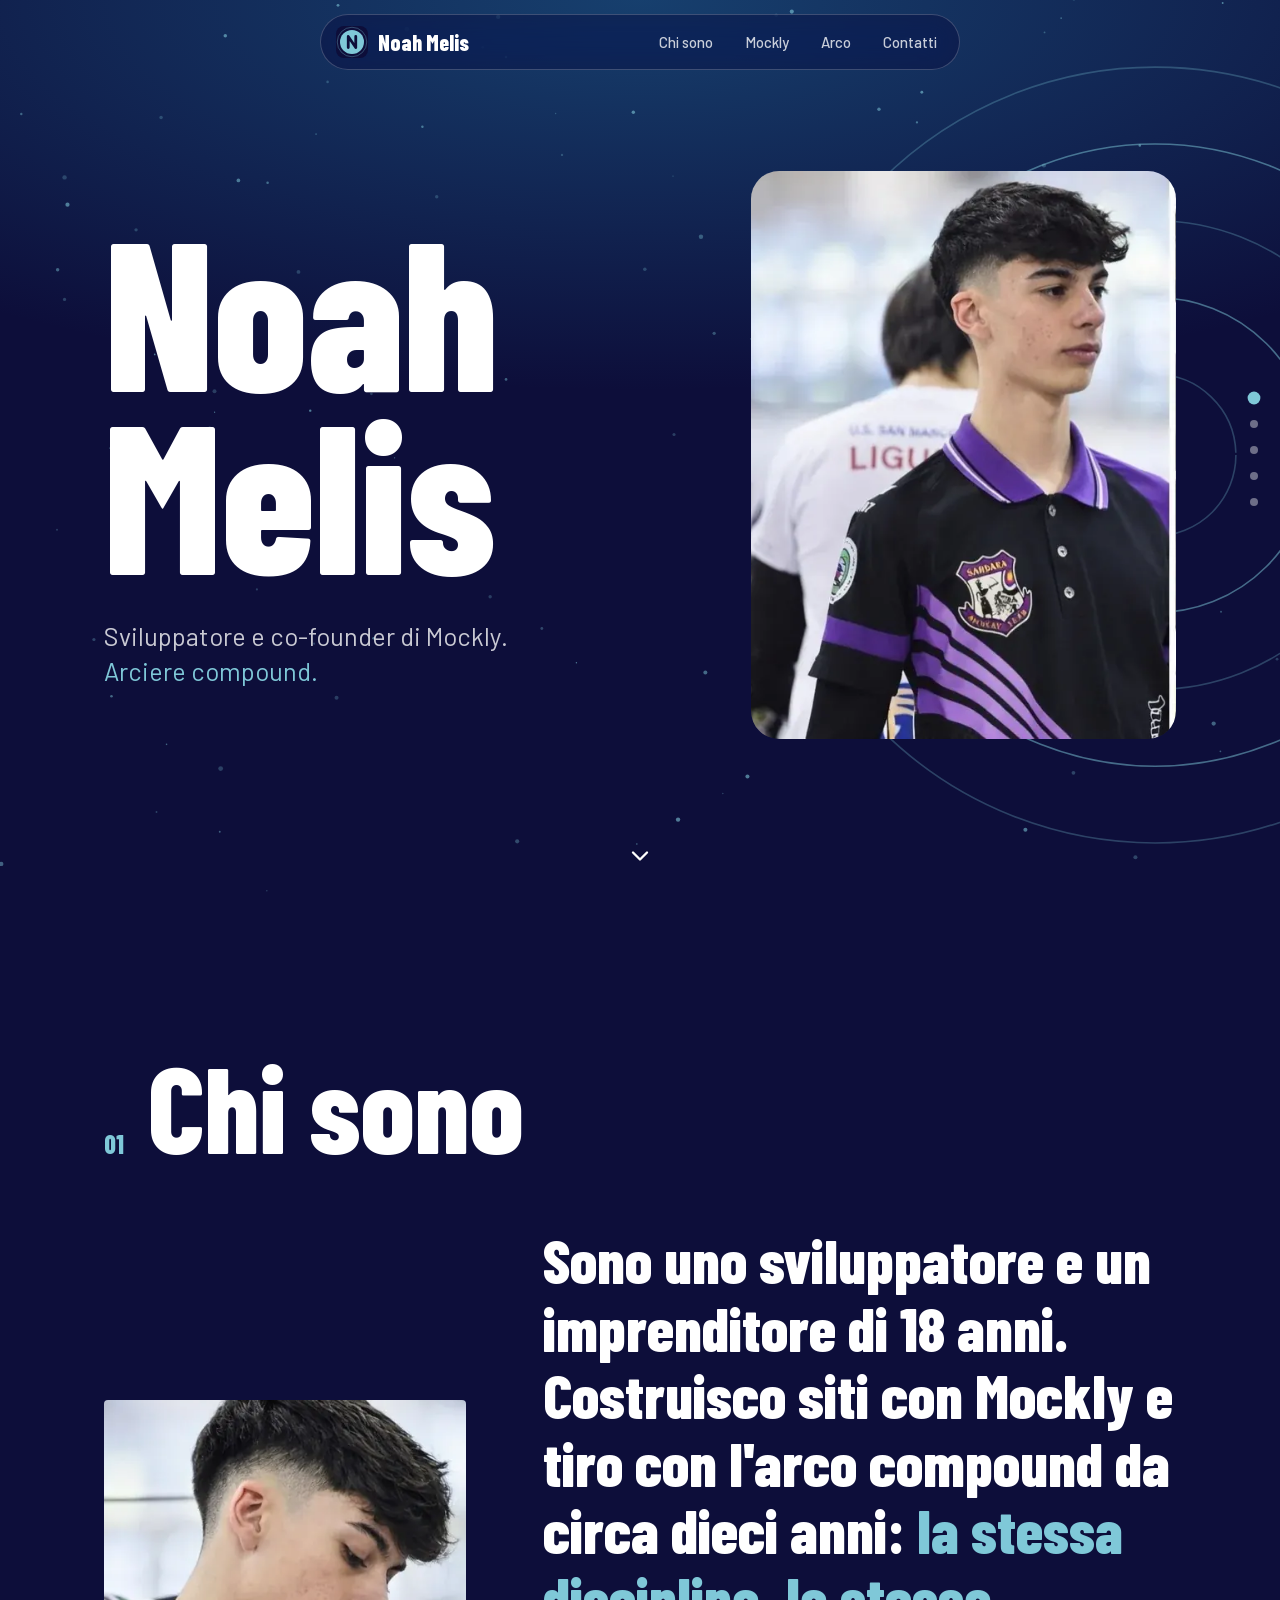
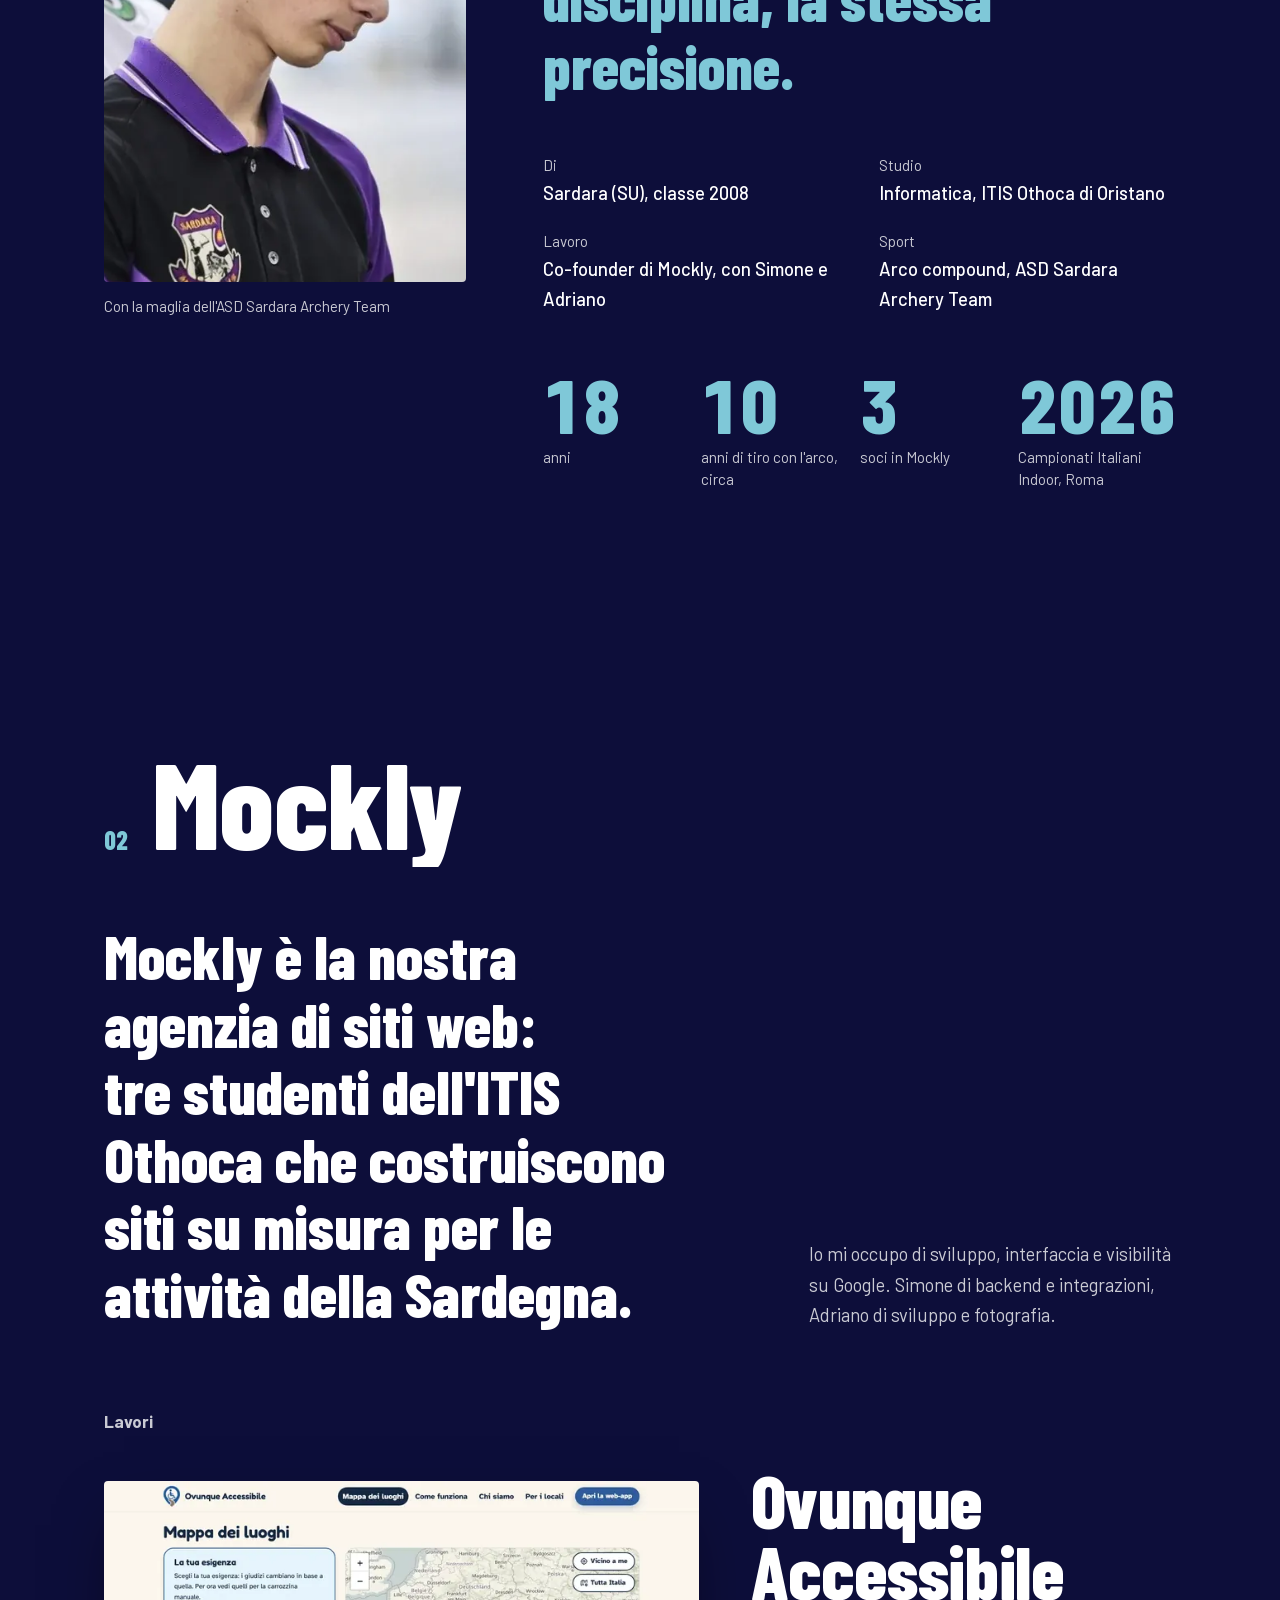
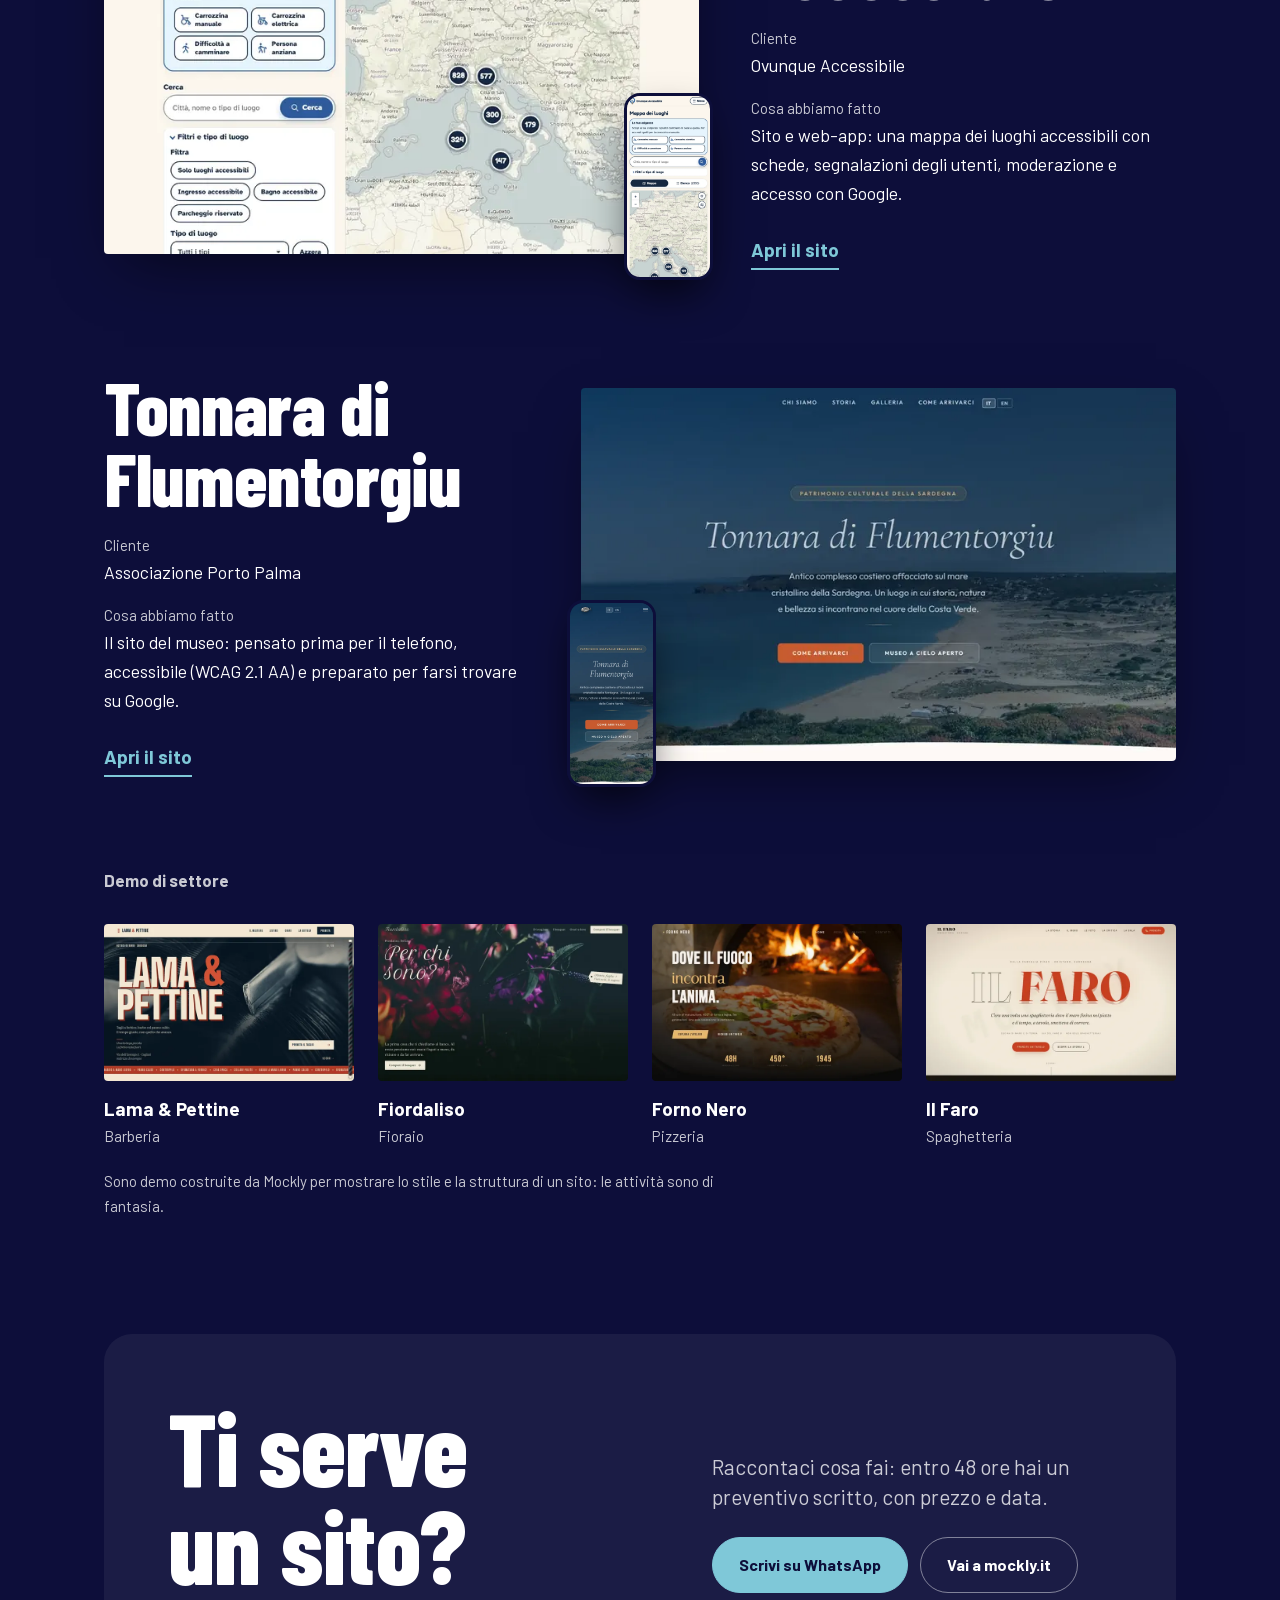
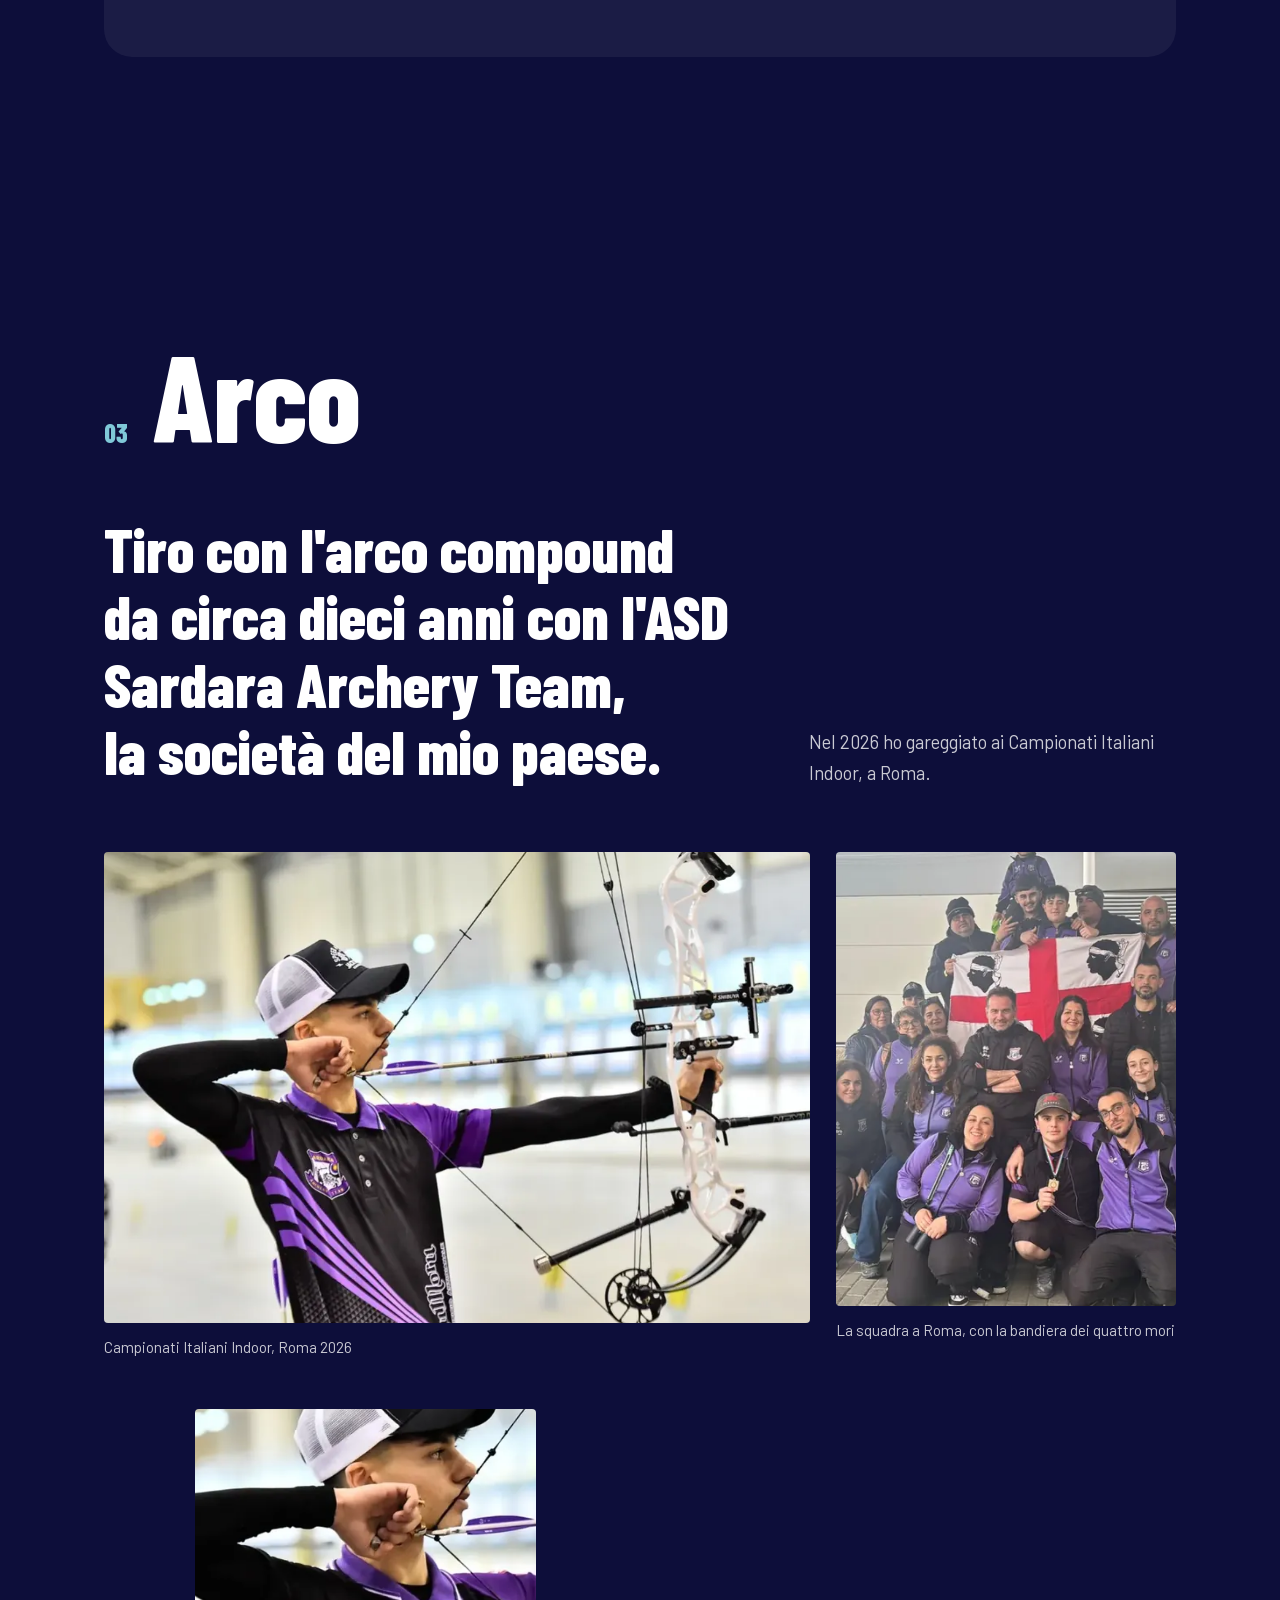
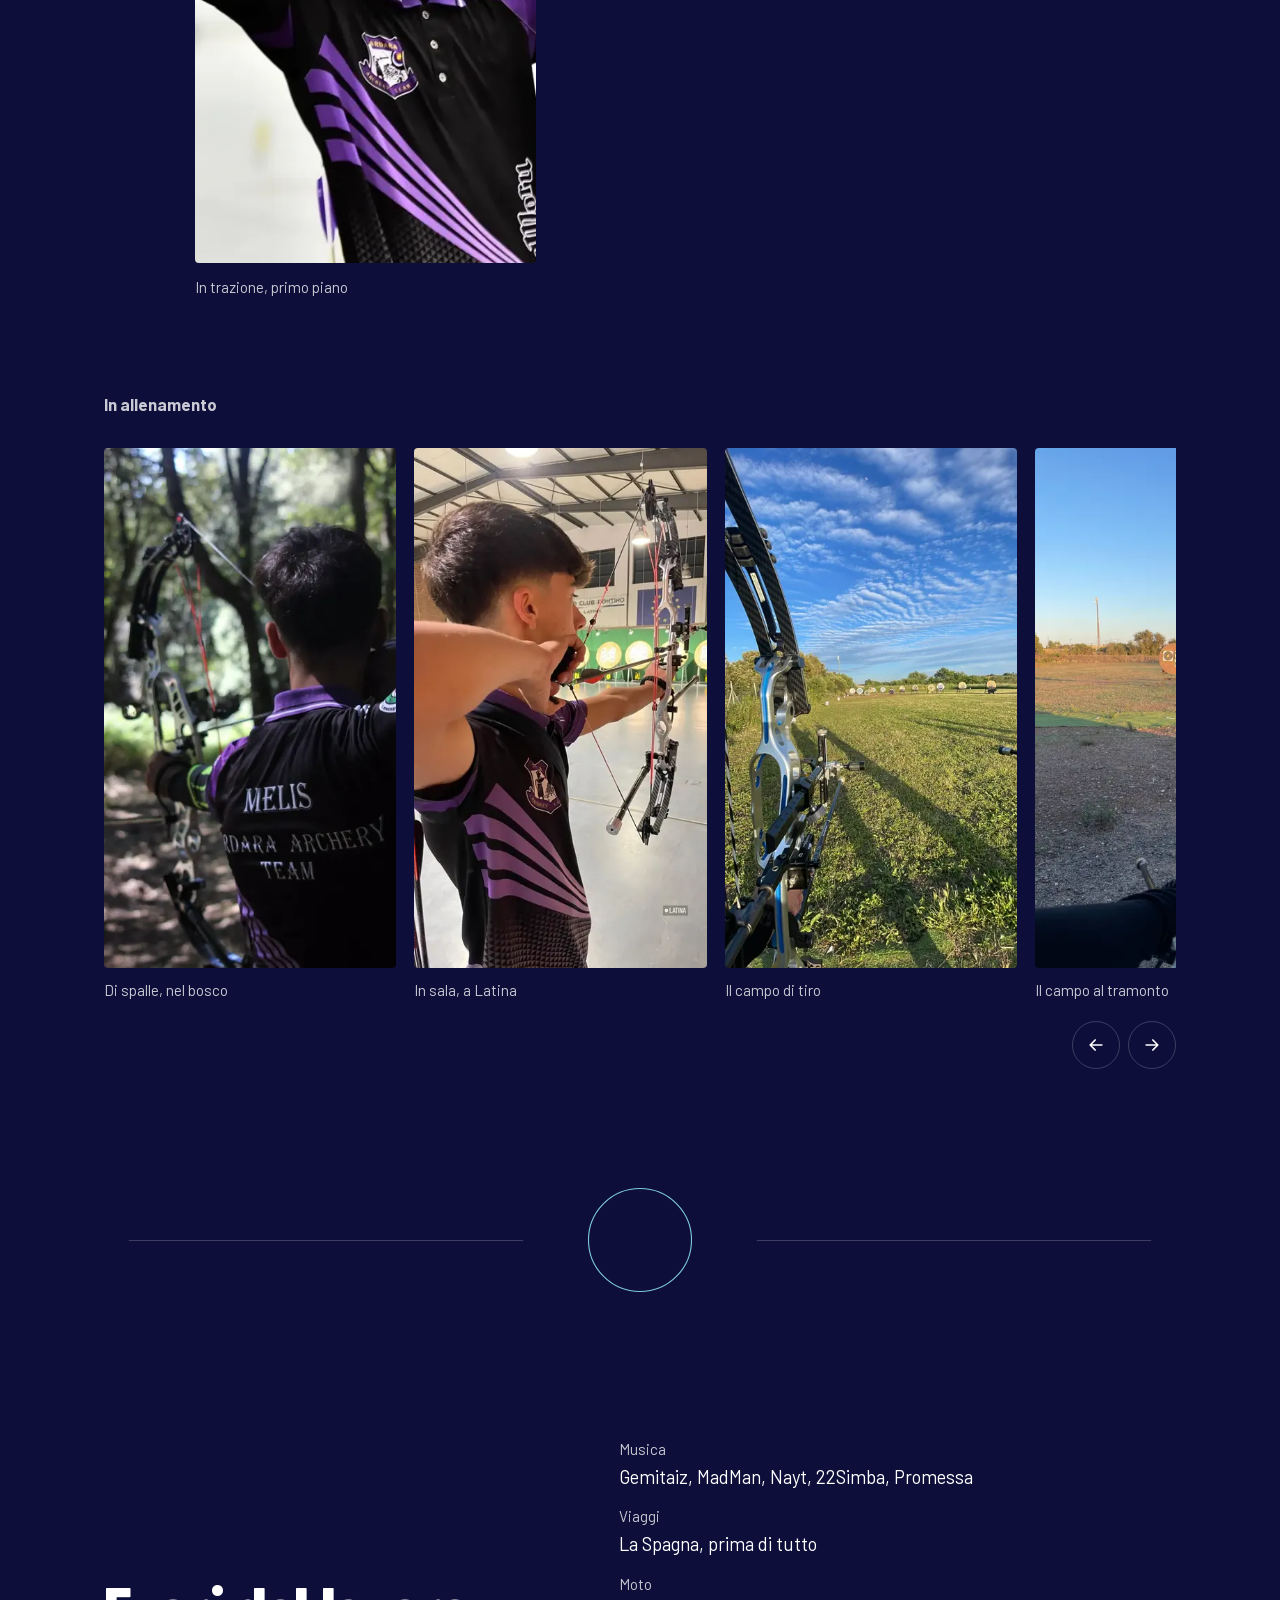
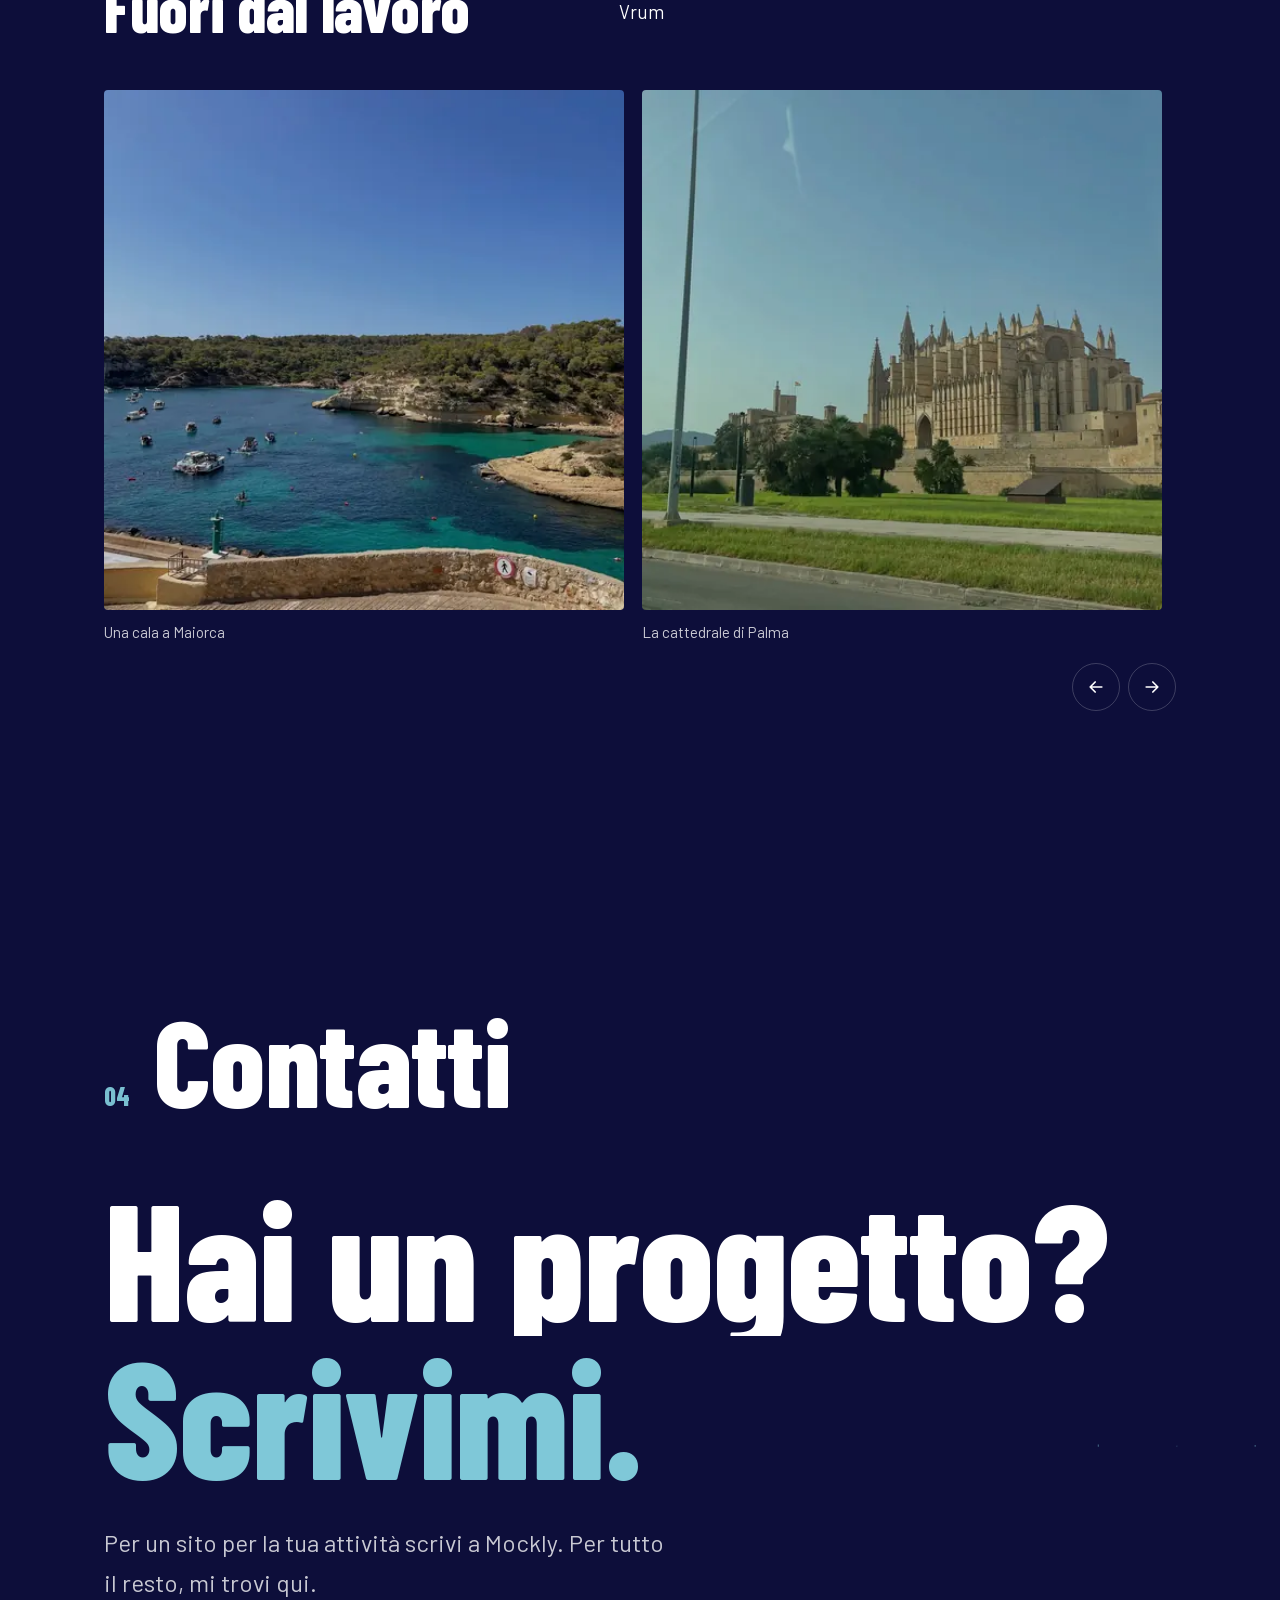
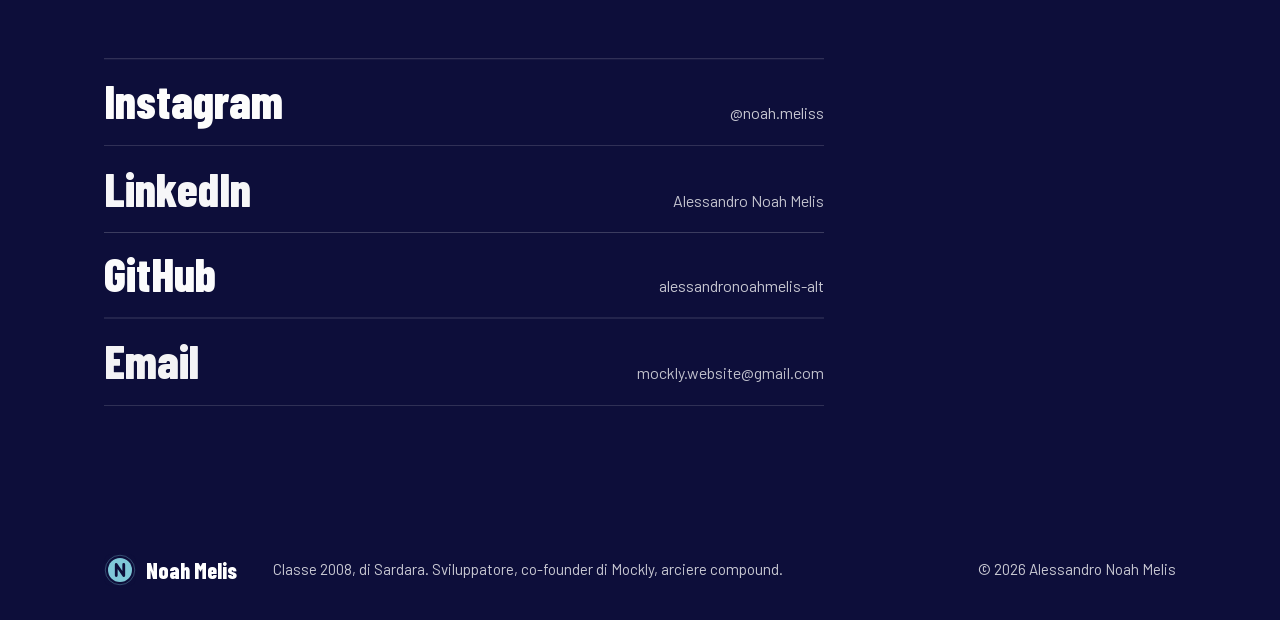
<file: index.html>
<!doctype html>
<html lang="it">
<head>
<meta charset="utf-8">
<meta name="viewport" content="width=device-width, initial-scale=1">
<title>Noah Melis · sviluppatore, co-founder di Mockly, arciere compound</title>
<meta name="description" content="Noah Melis, 18 anni, di Sardara. Studente di informatica all'ITIS Othoca, co-founder di Mockly (siti web su misura per attività in Sardegna) e arciere compound dell'ASD Sardara Archery Team.">
<meta name="author" content="Alessandro Noah Melis">
<meta name="robots" content="index, follow">
<meta name="theme-color" content="#0D0E3A">
<meta name="color-scheme" content="dark">
<link rel="canonical" href="https://n0ah08.github.io/noah-site/">

<meta property="og:type" content="website">
<meta property="og:locale" content="it_IT">
<meta property="og:site_name" content="Noah Melis">
<meta property="og:title" content="Noah Melis · sviluppatore, co-founder di Mockly, arciere compound">
<meta property="og:description" content="Costruisco siti con Mockly e tiro con l'arco compound: la stessa disciplina, la stessa precisione.">
<meta property="og:url" content="https://n0ah08.github.io/noah-site/">
<meta property="og:image" content="https://n0ah08.github.io/noah-site/img/og.jpg">
<meta property="og:image:width" content="1200">
<meta property="og:image:height" content="630">
<meta property="og:image:alt" content="Noah Melis in trazione con l'arco compound ai Campionati Italiani Indoor 2026">
<meta name="twitter:card" content="summary_large_image">
<meta name="twitter:title" content="Noah Melis · sviluppatore e arciere compound">
<meta name="twitter:description" content="Co-founder di Mockly. Arciere compound dell'ASD Sardara Archery Team.">
<meta name="twitter:image" content="https://n0ah08.github.io/noah-site/img/og.jpg">

<link rel="icon" href="img/logo.svg" type="image/svg+xml">
<link rel="apple-touch-icon" href="img/apple-touch-icon.png">
<link rel="preload" href="fonts/barlow-condensed-800.woff2" as="font" type="font/woff2" crossorigin>
<link rel="preload" href="fonts/barlow-400.woff2" as="font" type="font/woff2" crossorigin>
<link rel="preload" as="image" href="img/ritratto-512.webp" fetchpriority="high">
<link rel="stylesheet" href="css/style.css">
<script>if(!matchMedia("(prefers-reduced-motion: reduce)").matches)document.documentElement.classList.add("js-anim");setTimeout(function(){if(!document.documentElement.dataset.ready)document.documentElement.classList.remove("js-anim")},4000)</script>

<script type="application/ld+json">
{"@context":"https://schema.org","@type":"Person","name":"Alessandro Noah Melis","alternateName":"Noah Melis","birthDate":"2008","url":"https://n0ah08.github.io/noah-site/","image":"https://n0ah08.github.io/noah-site/img/og.jpg","jobTitle":"Sviluppatore web, co-founder di Mockly","homeLocation":{"@type":"Place","name":"Sardara, Sardegna"},"alumniOf":{"@type":"HighSchool","name":"ITIS Othoca","address":"Oristano"},"worksFor":{"@type":"Organization","name":"Mockly","url":"https://mockly.it"},"memberOf":{"@type":"SportsClub","name":"ASD Sardara Archery Team"},"knowsAbout":["Sviluppo web","JavaScript","SEO","Tiro con l'arco compound"],"sameAs":["https://www.instagram.com/noah.meliss/","https://www.linkedin.com/in/alessandro-noah-melis-0bb159413/","https://github.com/alessandronoahmelis-alt","https://github.com/N0AH08"]}
</script>
</head>
<body>
<a class="skip" href="#main">Vai al contenuto</a>
<div class="scene-bg" aria-hidden="true"><canvas></canvas></div>

<header class="site-header">
  <nav class="nav" aria-label="Principale">
    <a class="brand" href="#top" aria-label="Noah Melis, torna in alto"><img src="img/logo.svg" width="32" height="32" alt=""><span>Noah Melis</span></a>
    <ul class="menu" id="menu">
      <li><a href="#chi-sono">Chi sono</a></li>
      <li><a href="#mockly">Mockly</a></li>
      <li><a href="#arco">Arco</a></li>
      <li><a href="#contatti">Contatti</a></li>
    </ul>
    <button class="burger" type="button" aria-controls="menu" aria-expanded="false" aria-label="Apri il menu"><span></span><span></span></button>
  </nav>
</header>

<main id="main">
<section class="hero" id="top" data-scene="Inizio">
  <div class="wrap hero-grid">
    <div class="hero-visual">
      <!-- bersaglio: cerchi concentrici dietro la foto -->
      <svg class="target" viewBox="-100 -100 200 200" aria-hidden="true" focusable="false">
        <circle pathLength="1" r="96"/><circle pathLength="1" r="77"/><circle pathLength="1" r="58"/><circle pathLength="1" r="39"/><circle pathLength="1" r="20"/>
      </svg>
      <figure class="hero-photo">
        <img src="img/ritratto-512.webp" width="512" height="682" fetchpriority="high" alt="Noah Melis, ritratto con la maglia viola e nera dell'ASD Sardara Archery Team">
      </figure>
    </div>
    <div class="hero-copy">
      <h1 class="display hero-name" aria-label="Noah Melis"><span class="ln" aria-hidden="true"><span>Noah</span></span><span class="ln" aria-hidden="true"><span>Melis</span></span></h1>
      <p class="hero-line">Sviluppatore e co-founder di Mockly. <span class="mk">Arciere compound.</span></p>
    </div>
  </div>
  <a class="cue" href="#chi-sono" aria-label="Scorri verso Chi sono"><svg viewBox="0 0 24 24" width="28" height="28" fill="none" stroke="currentColor" stroke-width="2" stroke-linecap="round" stroke-linejoin="round" aria-hidden="true"><path d="m6 9 6 6 6-6"/></svg></a>
</section>
<section class="sec scene" id="chi-sono" data-scene="Chi sono" aria-labelledby="t-chi">
  <div class="wrap">
    <header class="sec-head"><span class="sec-no">01</span><h2 class="display" id="t-chi">Chi sono</h2></header>
    <div class="chi-grid">
      <figure class="chi-photo">
        <div class="frame"><img src="img/sul-campo-512.webp" width="512" height="682" loading="lazy" decoding="async" alt="Noah Melis concentrato, con lo sguardo basso, in maglia della società" data-parallax></div>
        <figcaption>Con la maglia dell'ASD Sardara Archery Team</figcaption>
      </figure>
      <div class="chi-body">
        <p class="statement" data-split>Sono uno sviluppatore e un imprenditore di 18 anni. Costruisco siti con Mockly e tiro con l'arco compound da circa dieci anni: <span class="mk">la stessa disciplina, la stessa precisione.</span></p>
        <dl class="facts">
          <div><dt>Di</dt><dd>Sardara (SU), classe 2008</dd></div>
          <div><dt>Studio</dt><dd>Informatica, ITIS Othoca di Oristano</dd></div>
          <div><dt>Lavoro</dt><dd>Co-founder di Mockly, con Simone e Adriano</dd></div>
          <div><dt>Sport</dt><dd>Arco compound, ASD Sardara Archery Team</dd></div>
        </dl>
        <ul class="stats">
          <li><span class="num" data-count="18">18</span><span class="cap">anni</span></li>
          <li><span class="num" data-count="10">10</span><span class="cap">anni di tiro con l'arco, circa</span></li>
          <li><span class="num" data-count="3">3</span><span class="cap">soci in Mockly</span></li>
          <li><span class="num" data-count="2026" data-from="2000">2026</span><span class="cap">Campionati Italiani Indoor, Roma</span></li>
        </ul>
      </div>
    </div>
  </div>
</section>
<section class="sec" id="mockly" data-scene="Mockly" aria-labelledby="t-mockly">
  <div class="wrap">
    <header class="sec-head"><span class="sec-no">02</span><h2 class="display" id="t-mockly">Mockly</h2></header>

    <div class="mk-intro">
      <p class="statement" data-split>Mockly è la nostra agenzia di siti web: tre studenti dell'ITIS Othoca che costruiscono siti su misura per le attività della Sardegna.</p>
      <p class="mk-roles">Io mi occupo di sviluppo, interfaccia e visibilità su Google. Simone di backend e integrazioni, Adriano di sviluppo e fotografia.</p>
    </div>

    <h3 class="sub">Lavori</h3>
    <div class="works">
      <article class="work" data-magnet>
        <div class="work-media">
          <img class="shot" src="img/ovunque-1440.webp" srcset="img/ovunque-720.webp 720w, img/ovunque-1440.webp 1440w" sizes="(max-width: 900px) 92vw, 52vw" width="1440" height="900" loading="lazy" decoding="async" alt="Anteprima del sito Ovunque Accessibile: la mappa dei luoghi accessibili">
          <img class="phone" src="img/ovunque-phone.webp" width="520" height="1125" loading="lazy" decoding="async" alt="">
        </div>
        <div class="work-info">
          <h4 class="display">Ovunque Accessibile</h4>
          <dl>
            <div><dt>Cliente</dt><dd>Ovunque Accessibile</dd></div>
            <div><dt>Cosa abbiamo fatto</dt><dd>Sito e web-app: una mappa dei luoghi accessibili con schede, segnalazioni degli utenti, moderazione e accesso con Google.</dd></div>
          </dl>
          <a class="lnk" href="https://ovunqueaccessibile.altervista.org/" target="_blank" rel="noopener" data-cursor>Apri il sito<span class="sr"> (si apre in una nuova scheda)</span></a>
        </div>
      </article>

      <article class="work work--flip" data-magnet>
        <div class="work-media">
          <img class="shot" src="img/tonnara-1440.webp" srcset="img/tonnara-720.webp 720w, img/tonnara-1440.webp 1440w" sizes="(max-width: 900px) 92vw, 52vw" width="1440" height="900" loading="lazy" decoding="async" alt="Anteprima del sito della Tonnara di Flumentorgiu">
          <img class="phone" src="img/tonnara-phone.webp" width="520" height="1125" loading="lazy" decoding="async" alt="">
        </div>
        <div class="work-info">
          <h4 class="display">Tonnara di Flumentorgiu</h4>
          <dl>
            <div><dt>Cliente</dt><dd>Associazione Porto Palma</dd></div>
            <div><dt>Cosa abbiamo fatto</dt><dd>Il sito del museo: pensato prima per il telefono, accessibile (WCAG 2.1 AA) e preparato per farsi trovare su Google.</dd></div>
          </dl>
          <a class="lnk" href="https://tonnaradiflumentorgiu.it" target="_blank" rel="noopener" data-cursor>Apri il sito<span class="sr"> (si apre in una nuova scheda)</span></a>
        </div>
      </article>
    </div>

    <h3 class="sub">Demo di settore</h3>
    <ul class="demos">
      <li><a href="https://mockly.it/esempi/lama-e-pettine/" target="_blank" rel="noopener" data-cursor><img src="img/demo-lama-640.webp" width="640" height="400" loading="lazy" decoding="async" alt="Demo di un sito per una barberia: Lama e Pettine"><span class="dn">Lama &amp; Pettine</span><span class="dt">Barberia</span></a></li>
      <li><a href="https://mockly.it/esempi/fiordaliso/" target="_blank" rel="noopener" data-cursor><img src="img/demo-fiordaliso-640.webp" width="640" height="400" loading="lazy" decoding="async" alt="Demo di un sito per un fioraio: Fiordaliso"><span class="dn">Fiordaliso</span><span class="dt">Fioraio</span></a></li>
      <li><a href="https://mockly-website.github.io/forno-nero/" target="_blank" rel="noopener" data-cursor><img src="img/demo-forno-640.webp" width="640" height="400" loading="lazy" decoding="async" alt="Demo di un sito per una pizzeria: Forno Nero"><span class="dn">Forno Nero</span><span class="dt">Pizzeria</span></a></li>
      <li><a href="https://mockly-website.github.io/il-faro/" target="_blank" rel="noopener" data-cursor><img src="img/demo-faro-640.webp" width="640" height="400" loading="lazy" decoding="async" alt="Demo di un sito per una spaghetteria: Il Faro"><span class="dn">Il Faro</span><span class="dt">Spaghetteria</span></a></li>
    </ul>
    <p class="note">Sono demo costruite da Mockly per mostrare lo stile e la struttura di un sito: le attività sono di fantasia.</p>

    <div class="mk-cta">
      <h3 class="display">Ti serve<br>un sito?</h3>
      <div>
        <p>Raccontaci cosa fai: entro 48 ore hai un preventivo scritto, con prezzo e data.</p>
        <div class="mk-cta-btns">
          <a class="btn btn--sky" href="https://wa.me/393517578080?text=Ciao%20Mockly%2C%20ho%20un%27attivit%C3%A0%20e%20vorrei%20un%20sito." target="_blank" rel="noopener" data-cursor>Scrivi su WhatsApp<span class="sr"> (si apre in una nuova scheda)</span></a>
          <a class="btn" href="https://mockly.it" target="_blank" rel="noopener" data-cursor>Vai a mockly.it<span class="sr"> (si apre in una nuova scheda)</span></a>
        </div>
      </div>
    </div>
  </div>
</section>
<section class="sec" id="arco" data-scene="Arco" aria-labelledby="t-arco">
  <div class="wrap">
    <header class="sec-head"><span class="sec-no">03</span><h2 class="display" id="t-arco">Arco</h2></header>

    <div class="arco-intro">
      <p class="statement" data-split>Tiro con l'arco compound da circa dieci anni con l'ASD Sardara Archery Team, la società del mio paese.</p>
      <p class="arco-note">Nel 2026 ho gareggiato ai Campionati Italiani Indoor, a Roma.</p>
    </div>

    <div class="arco-grid">
      <figure class="ph ph--wide">
        <div class="frame"><img src="img/gara-1125.webp" srcset="img/gara-600.webp 600w, img/gara-1125.webp 1125w" sizes="(max-width: 900px) 92vw, 62vw" width="1125" height="748" loading="lazy" decoding="async" alt="Noah Melis in trazione con l'arco compound ai Campionati Italiani Indoor 2026" data-parallax></div>
        <figcaption>Campionati Italiani Indoor, Roma 2026</figcaption>
      </figure>
      <figure class="ph ph--tall">
        <div class="frame"><img src="img/squadra-900.webp" srcset="img/squadra-450.webp 450w, img/squadra-900.webp 900w" sizes="(max-width: 900px) 70vw, 28vw" width="900" height="1200" loading="lazy" decoding="async" alt="La squadra dell'ASD Sardara Archery Team a Roma, con la bandiera dei quattro mori" data-parallax></div>
        <figcaption>La squadra a Roma, con la bandiera dei quattro mori</figcaption>
      </figure>
      <figure class="ph ph--small">
        <div class="frame"><img src="img/hero-789.webp" srcset="img/hero-480.webp 480w, img/hero-789.webp 789w" sizes="(max-width: 900px) 46vw, 24vw" width="789" height="1052" loading="lazy" decoding="async" alt="Noah Melis in trazione con l'arco compound, primo piano" data-parallax></div>
        <figcaption>In trazione, primo piano</figcaption>
      </figure>
    </div>


    <h3 class="sub">In allenamento</h3>
    <div class="strip-wrap" data-strip>
      <ul class="strip" tabindex="0" aria-label="Foto di allenamento, scorri di lato">
          <li><figure><img src="img/alle-bosco-750.webp" srcset="img/alle-bosco-420.webp 420w, img/alle-bosco-750.webp 750w" sizes="(max-width: 760px) 60vw, 300px" width="1080" height="1920" loading="lazy" decoding="async" alt="Noah di spalle con l'arco compound nel bosco, con la maglia dell'ASD Sardara Archery Team"><figcaption>Di spalle, nel bosco</figcaption></figure></li>
          <li><figure><img src="img/alle-sala-750.webp" srcset="img/alle-sala-420.webp 420w, img/alle-sala-750.webp 750w" sizes="(max-width: 760px) 60vw, 300px" width="1080" height="1920" loading="lazy" decoding="async" alt="Noah in trazione con l'arco compound in una palestra"><figcaption>In sala, a Latina</figcaption></figure></li>
          <li><figure><img src="img/alle-campo-750.webp" srcset="img/alle-campo-420.webp 420w, img/alle-campo-750.webp 750w" sizes="(max-width: 760px) 60vw, 300px" width="1125" height="2000" loading="lazy" decoding="async" alt="L'arco compound in primo piano sul campo di tiro all'aperto"><figcaption>Il campo di tiro</figcaption></figure></li>
          <li><figure><img src="img/alle-tramonto-750.webp" srcset="img/alle-tramonto-420.webp 420w, img/alle-tramonto-750.webp 750w" sizes="(max-width: 760px) 60vw, 300px" width="1125" height="2000" loading="lazy" decoding="async" alt="Il campo di tiro al tramonto con un bersaglio in lontananza e l'arco in primo piano"><figcaption>Il campo al tramonto</figcaption></figure></li>
          <li><figure><img src="img/alle-arco-750.webp" srcset="img/alle-arco-420.webp 420w, img/alle-arco-750.webp 750w" sizes="(max-width: 760px) 60vw, 300px" width="1125" height="2000" loading="lazy" decoding="async" alt="L'arco compound bianco visto da vicino in una palestra"><figcaption>L'arco da vicino</figcaption></figure></li>
      </ul>
      <div class="strip-ctrl"><button type="button" data-prev aria-label="Foto precedente"><svg viewBox="0 0 24 24" width="20" height="20" fill="none" stroke="currentColor" stroke-width="2" stroke-linecap="round" stroke-linejoin="round" aria-hidden="true"><path d="M19 12H5M11 6l-6 6 6 6"/></svg></button><button type="button" data-next aria-label="Foto successiva"><svg viewBox="0 0 24 24" width="20" height="20" fill="none" stroke="currentColor" stroke-width="2" stroke-linecap="round" stroke-linejoin="round" aria-hidden="true"><path d="M5 12h14M13 6l6 6-6 6"/></svg></button></div>
    </div>

    <!-- separatore: il bersaglio -->
    <div class="sep" aria-hidden="true">
      <span class="sep-line"></span>
      <svg class="sep-target" viewBox="-50 -50 100 100" focusable="false"><circle pathLength="1" r="46"/><circle pathLength="1" r="34"/><circle pathLength="1" r="22"/><circle pathLength="1" r="10"/><circle class="dot" r="3"/></svg>
      <span class="sep-line"></span>
    </div>
  </div>
</section>
<section class="sec sec--small" id="fuori" aria-labelledby="t-fuori">
  <div class="wrap">
    <div class="fuori-head">
      <h3 class="display" id="t-fuori">Fuori dal lavoro</h3>
      <dl>
        <div><dt>Musica</dt><dd>Gemitaiz, MadMan, Nayt, 22Simba, Promessa</dd></div>
        <div><dt>Viaggi</dt><dd>La Spagna, prima di tutto</dd></div>
        <div><dt>Moto</dt><dd>Vrum</dd></div>
      </dl>
    </div>
    <div class="strip-wrap" data-strip>
      <ul class="strip" tabindex="0" aria-label="Foto dei viaggi e della moto, scorri di lato">
          <li><figure><img src="img/maiorca-960.webp" srcset="img/maiorca-480.webp 480w, img/maiorca-960.webp 960w" sizes="(max-width: 760px) 60vw, 300px" width="960" height="960" loading="lazy" decoding="async" alt="Una caletta di mare turchese con barche ormeggiate, a Maiorca"><figcaption>Una cala a Maiorca</figcaption></figure></li>
          <li><figure><img src="img/palma-960.webp" srcset="img/palma-480.webp 480w, img/palma-960.webp 960w" sizes="(max-width: 760px) 60vw, 300px" width="960" height="960" loading="lazy" decoding="async" alt="La cattedrale di Palma di Maiorca vista dal parco"><figcaption>La cattedrale di Palma</figcaption></figure></li>
          <li><figure><img src="img/colosseo-900.webp" srcset="img/colosseo-450.webp 450w, img/colosseo-900.webp 960w" sizes="(max-width: 760px) 60vw, 300px" width="900" height="1200" loading="lazy" decoding="async" alt="Il Colosseo a Roma con nuvole"><figcaption>Il Colosseo, Roma</figcaption></figure></li>
          <li><figure><img src="img/f-mare-750.webp" srcset="img/f-mare-420.webp 420w, img/f-mare-750.webp 750w" sizes="(max-width: 760px) 60vw, 300px" width="1125" height="2000" loading="lazy" decoding="async" alt="Il sole che tramonta sul mare, con la spiaggia in primo piano"><figcaption>Tramonto sul mare</figcaption></figure></li>
          <li><figure><img src="img/f-vigna-750.webp" srcset="img/f-vigna-420.webp 420w, img/f-vigna-750.webp 750w" sizes="(max-width: 760px) 60vw, 300px" width="1125" height="2000" loading="lazy" decoding="async" alt="Un filare di vigna al tramonto"><figcaption>Una vigna al tramonto</figcaption></figure></li>
          <li><figure><img src="img/f-cascata-750.webp" srcset="img/f-cascata-420.webp 420w, img/f-cascata-750.webp 750w" sizes="(max-width: 760px) 60vw, 300px" width="1125" height="2000" loading="lazy" decoding="async" alt="Una grande cascata tra gli alberi"><figcaption>Una cascata</figcaption></figure></li>
          <li><figure><img src="img/f-spiaggia-750.webp" srcset="img/f-spiaggia-420.webp 420w, img/f-spiaggia-750.webp 750w" sizes="(max-width: 760px) 60vw, 300px" width="1125" height="2000" loading="lazy" decoding="async" alt="Una spiaggia con scogli e montagne alle spalle"><figcaption>Mare e montagna</figcaption></figure></li>
          <li><figure><img src="img/f-porto-750.webp" srcset="img/f-porto-420.webp 420w, img/f-porto-750.webp 750w" sizes="(max-width: 760px) 60vw, 300px" width="1125" height="2000" loading="lazy" decoding="async" alt="Barche ormeggiate in un porticciolo con il mare blu"><figcaption>Un porticciolo</figcaption></figure></li>
          <li><figure><img src="img/f-borgo-750.webp" srcset="img/f-borgo-420.webp 420w, img/f-borgo-750.webp 750w" sizes="(max-width: 760px) 60vw, 300px" width="1125" height="2000" loading="lazy" decoding="async" alt="Un borgo di pietra tra le colline verdi"><figcaption>Un borgo tra le colline</figcaption></figure></li>
          <li><figure><img src="img/f-teatro-750.webp" srcset="img/f-teatro-420.webp 420w, img/f-teatro-750.webp 750w" sizes="(max-width: 760px) 60vw, 300px" width="1125" height="2000" loading="lazy" decoding="async" alt="La buca dell'orchestra del Teatro Lirico di Cagliari, al buio"><figcaption>Teatro Lirico di Cagliari</figcaption></figure></li>
          <li><figure><img src="img/f-gatto-750.webp" srcset="img/f-gatto-420.webp 420w, img/f-gatto-750.webp 750w" sizes="(max-width: 760px) 60vw, 300px" width="1125" height="2000" loading="lazy" decoding="async" alt="Un gattino grigio visto da sotto"><figcaption>Un gatto</figcaption></figure></li>
          <li><figure><img src="img/m-tramonto-750.webp" srcset="img/m-tramonto-420.webp 420w, img/m-tramonto-750.webp 750w" sizes="(max-width: 760px) 60vw, 300px" width="1080" height="1920" loading="lazy" decoding="async" alt="Una moto bianca e nera ferma in un campo al tramonto"><figcaption>La moto al tramonto</figcaption></figure></li>
          <li><figure><img src="img/m-sosta-750.webp" srcset="img/m-sosta-420.webp 420w, img/m-sosta-750.webp 750w" sizes="(max-width: 760px) 60vw, 300px" width="1125" height="2000" loading="lazy" decoding="async" alt="Una moto bianca e nera sotto una tettoia"><figcaption>Una sosta</figcaption></figure></li>
          <li><figure><img src="img/m-vicolo-750.webp" srcset="img/m-vicolo-420.webp 420w, img/m-vicolo-750.webp 750w" sizes="(max-width: 760px) 60vw, 300px" width="1125" height="2000" loading="lazy" decoding="async" alt="La moto ferma accanto a un muro di pietra"><figcaption>La moto in un vicolo</figcaption></figure></li>
      </ul>
      <div class="strip-ctrl"><button type="button" data-prev aria-label="Foto precedente"><svg viewBox="0 0 24 24" width="20" height="20" fill="none" stroke="currentColor" stroke-width="2" stroke-linecap="round" stroke-linejoin="round" aria-hidden="true"><path d="M19 12H5M11 6l-6 6 6 6"/></svg></button><button type="button" data-next aria-label="Foto successiva"><svg viewBox="0 0 24 24" width="20" height="20" fill="none" stroke="currentColor" stroke-width="2" stroke-linecap="round" stroke-linejoin="round" aria-hidden="true"><path d="M5 12h14M13 6l6 6-6 6"/></svg></button></div>
    </div>
  </div>
</section>
<section class="sec scene contatti" id="contatti" data-scene="Contatti" aria-labelledby="t-contatti">
  <!-- bersaglio grande per la chiamata finale -->
  <svg class="cta-target" viewBox="-100 -100 200 200" aria-hidden="true" focusable="false">
    <circle pathLength="1" r="96"/><circle pathLength="1" r="80"/><circle pathLength="1" r="64"/><circle pathLength="1" r="48"/><circle pathLength="1" r="32"/><circle pathLength="1" r="16"/><circle class="dot" r="5"/>
  </svg>
  <div class="wrap">
    <header class="sec-head"><span class="sec-no">04</span><h2 class="display" id="t-contatti">Contatti</h2></header>
    <p class="display cta-title" data-split>Hai un progetto?<br><span class="mk">Scrivimi.</span></p>
    <p class="cta-lead">Per un sito per la tua attività scrivi a Mockly. Per tutto il resto, mi trovi qui.</p>
    <ul class="clinks">
      <li><a href="https://www.instagram.com/noah.meliss/" target="_blank" rel="noopener" data-cursor><span class="k">Instagram</span><span class="v">@noah.meliss</span></a></li>
      <li><a href="https://www.linkedin.com/in/alessandro-noah-melis-0bb159413/" target="_blank" rel="noopener" data-cursor><span class="k">LinkedIn</span><span class="v">Alessandro Noah Melis</span></a></li>
      <li><a href="https://github.com/alessandronoahmelis-alt" target="_blank" rel="noopener" data-cursor><span class="k">GitHub</span><span class="v">alessandronoahmelis-alt</span></a></li>
      <li><a href="mailto:mockly.website@gmail.com" data-cursor><span class="k">Email</span><span class="v">mockly.website@gmail.com</span></a></li>
    </ul>
  </div>
</section>
</main>

<footer class="foot">
  <div class="wrap foot-in">
    <a class="brand" href="#top" aria-label="Noah Melis, torna in alto"><img src="img/logo.svg" width="32" height="32" alt=""><span>Noah Melis</span></a>
    <p>Classe 2008, di Sardara. Sviluppatore, co-founder di Mockly, arciere compound.</p>
    <p class="copy">&copy; 2026 Alessandro Noah Melis</p>
  </div>
</footer>

<script src="vendor/gsap.min.js" defer></script>
<script src="vendor/ScrollTrigger.min.js" defer></script>
<script src="vendor/lenis.min.js" defer></script>
<script src="js/main.js" defer></script>
</body>
</html>
</file>
<file: css/style.css>
/* ==========================================================
   Noah Melis — sito personale
   Colori e stile ripresi da Mockly: blu notte, azzurro, testo
   direttamente sullo sfondo, poche linee, due soli raggi.
   Font: Barlow Condensed (titoli) + Barlow (testi), in locale.
   ========================================================== */

/* ---------- Font ---------- */
@font-face{font-family:"Barlow Condensed";font-weight:800;font-style:normal;font-display:swap;src:url("../fonts/barlow-condensed-800.woff2") format("woff2")}
@font-face{font-family:"Barlow";font-weight:400;font-style:normal;font-display:swap;src:url("../fonts/barlow-400.woff2") format("woff2")}
@font-face{font-family:"Barlow";font-weight:500;font-style:normal;font-display:swap;src:url("../fonts/barlow-500.woff2") format("woff2")}
@font-face{font-family:"Barlow";font-weight:700;font-style:normal;font-display:swap;src:url("../fonts/barlow-700.woff2") format("woff2")}

/* ---------- Token ---------- */
:root{
  --night:#0D0E3A;                   /* blu notte */
  --glow:rgba(32,112,161,.5);        /* la luce ferma dall'alto */
  --ink:#fff;
  --soft:rgba(255,255,255,.78);      /* testo secondario, 9:1 sul blu notte */
  --line:rgba(255,255,255,.2);
  --panel:rgba(255,255,255,.06);
  --sky:#7FC8D8;                     /* azzurro: unico accento, 9.6:1 */
  --sky-hover:#B4E3EE;
  --on-sky:#0D0E3A;
  --f-head:"Barlow Condensed","Arial Narrow",Arial,sans-serif;
  --f-body:"Barlow",system-ui,-apple-system,"Segoe UI",Roboto,Arial,sans-serif;
  --ease:cubic-bezier(.22,1,.36,1);
  --pad:clamp(20px,5vw,72px);
  --max:1200px;
  --r:4px;                           /* tutto ciò che si ripete */
  --r-soft:28px;                     /* solo i momenti singoli */
  color-scheme:dark;
}

/* ---------- Base ---------- */
*,*::before,*::after{box-sizing:border-box}
*{margin:0;padding:0}
html{-webkit-text-size-adjust:100%;background:var(--night);scroll-padding-top:90px}
html.lenis,html.lenis body{height:auto}
.lenis.lenis-smooth{scroll-behavior:auto!important}
.lenis.lenis-stopped{overflow:hidden}
body{background:var(--night);color:var(--ink);font:400 clamp(18px,1.09vw + 14px,19px)/1.65 var(--f-body);-webkit-font-smoothing:antialiased;overflow-x:clip}
img,svg{display:block;max-width:100%}
img{height:auto}
a{color:inherit}
button{font:inherit;color:inherit;background:none;border:0;cursor:pointer}
ul,ol{list-style:none}
::selection{background:var(--sky);color:var(--on-sky)}
:focus-visible{outline:3px solid var(--sky);outline-offset:3px;border-radius:2px}
.skip{position:absolute;left:-999px;top:10px;z-index:500;background:var(--sky);color:var(--on-sky);padding:10px 16px;font-weight:700;border-radius:var(--r)}
.skip:focus{left:12px}
.sr{position:absolute;width:1px;height:1px;overflow:hidden;clip:rect(0 0 0 0);white-space:nowrap}
.wrap{width:100%;max-width:var(--max);margin:0 auto;padding:0 var(--pad)}
.display{font-family:var(--f-head);font-weight:800;line-height:.95;letter-spacing:-.005em;text-wrap:balance}
.mk{color:var(--sky)}
section{position:relative}
main,.foot{position:relative;z-index:1}

/* ---------- Sfondo notte: una luce ferma + particelle azzurre ---------- */
.scene-bg{position:fixed;inset:0;z-index:0;pointer-events:none;background:radial-gradient(120% 62% at 50% 0,var(--glow),transparent 70%),var(--night)}
.scene-bg canvas{position:absolute;inset:0;width:100%;height:100%}

/* ---------- Header: barra flottante ---------- */
.site-header{position:fixed;inset:14px 0 auto 0;z-index:300;pointer-events:none}
.nav{pointer-events:auto;position:relative;display:flex;align-items:center;justify-content:space-between;gap:16px;width:min(640px,calc(100% - 32px));height:56px;margin:0 auto;padding:0 8px 0 16px}
.nav::before{content:"";position:absolute;inset:0;z-index:-1;border-radius:999px;background:rgba(13,14,58,.5);border:1px solid var(--line);backdrop-filter:blur(16px) saturate(1.3);-webkit-backdrop-filter:blur(16px) saturate(1.3);transition:background .35s}
.site-header.scrolled .nav::before{background:rgba(13,14,58,.86)}
.brand{display:flex;align-items:center;gap:10px;text-decoration:none;position:relative;z-index:2}
.brand img{width:32px;height:32px}
.brand span{font-family:var(--f-head);font-weight:800;font-size:22px;line-height:1}
.menu{display:flex;gap:2px;align-items:center}
.menu a{display:block;text-decoration:none;font-size:15px;font-weight:500;padding:9px 15px;border-radius:999px;color:var(--soft);transition:background .25s,color .25s}
.menu a:hover{color:var(--ink);background:rgba(255,255,255,.1)}
.menu a[aria-current="true"]{background:var(--sky);color:var(--on-sky)}
.burger{display:none;position:relative;z-index:2;width:44px;height:44px;flex-direction:column;justify-content:center;align-items:center;gap:6px}
.burger span{width:22px;height:2px;background:var(--ink);transition:transform .35s var(--ease)}
.burger[aria-expanded="true"] span:first-child{transform:translateY(4px) rotate(45deg)}
.burger[aria-expanded="true"] span:last-child{transform:translateY(-4px) rotate(-45deg)}

/* ---------- Puntini a destra: dove sei nella pagina ---------- */
.dots{position:fixed;right:14px;top:50%;transform:translateY(-50%);z-index:90;display:flex;flex-direction:column;gap:2px}
.dots button{position:relative;width:24px;height:24px;display:grid;place-items:center}
.dots button::before{content:"";width:8px;height:8px;border-radius:50%;background:rgba(255,255,255,.4);transition:transform .25s var(--ease),background .25s}
.dots button[aria-current="true"]::before{background:var(--sky);transform:scale(1.6)}
.dots button:hover::before{background:var(--ink)}
.dots button span{position:absolute;right:32px;top:50%;transform:translateY(-50%);white-space:nowrap;font-size:14px;font-weight:500;background:rgba(13,14,58,.92);padding:4px 10px;border-radius:var(--r);opacity:0;pointer-events:none;transition:opacity .2s}
.dots button:hover span,.dots button:focus-visible span{opacity:1}

/* ---------- Sezioni e titoli ---------- */
.sec{padding:clamp(80px,11vw,150px) 0}
.scene{min-height:100svh;display:grid;align-items:center;padding-top:clamp(110px,12vw,150px);padding-bottom:clamp(70px,9vw,120px)}
.sec-head{display:flex;align-items:baseline;gap:clamp(12px,2vw,24px);margin-bottom:clamp(32px,4.5vw,64px)}
.sec-no{font-family:var(--f-head);font-weight:800;font-size:clamp(20px,2vw,28px);color:var(--sky);line-height:1}
.sec-head h2{font-size:clamp(3.4rem,1.2rem + 8vw,8.5rem);line-height:.92}
.sub{margin:clamp(56px,7vw,100px) 0 clamp(18px,2.4vw,30px);font-size:1.0625rem;font-weight:700;color:var(--soft)}
.mk-intro+.sub{margin-top:clamp(48px,6vw,84px)}

/* ---------- Bottoni e link ---------- */
.btn{display:inline-flex;align-items:center;padding:14px 26px;border-radius:999px;font-weight:700;font-size:1rem;text-decoration:none;border:1.5px solid rgba(255,255,255,.45);color:var(--ink);transition:background .25s,color .25s,border-color .25s}
.btn:hover{background:rgba(255,255,255,.12)}
.btn--sky{background:var(--sky);border-color:var(--sky);color:var(--on-sky)}
.btn--sky:hover{background:var(--sky-hover);border-color:var(--sky-hover)}
.lnk{display:inline-block;font-weight:700;text-decoration:none;color:var(--sky);border-bottom:2px solid currentColor;padding-bottom:2px;transition:color .2s}
.lnk:hover{color:var(--sky-hover)}

/* ---------- Hero ---------- */
.hero{min-height:100svh;display:flex;align-items:center;padding:110px 0 100px;overflow:hidden}
.hero-grid{display:grid;grid-template-columns:minmax(0,7fr) minmax(0,5fr);align-items:center;gap:clamp(24px,4vw,64px)}
.hero-copy{grid-column:1;grid-row:1}
.hero-visual{grid-column:2;grid-row:1;position:relative;justify-self:end;width:min(100%,450px)}
.hero-name{font-size:clamp(5.5rem,2rem + 14vw,15.5rem);line-height:.82}
.hero-name .ln{display:block;overflow:hidden;padding-bottom:.05em}
.hero-name .ln>span{display:block}
.hero-line{margin-top:clamp(18px,2.4vw,32px);font-size:clamp(1.25rem,1.1rem + .6vw,1.6rem);line-height:1.4;color:var(--soft);max-width:19em}
.hero-photo{position:relative;z-index:1;aspect-ratio:3/4;overflow:hidden;border-radius:var(--r-soft);background:var(--panel)}
.hero-photo img{width:100%;height:100%;object-fit:cover}
.target{position:absolute;z-index:0;inset:0;margin:auto;width:min(190%,880px);max-width:none;aspect-ratio:1;overflow:visible;pointer-events:none}
.target circle{fill:none;stroke:var(--sky);stroke-width:.4;opacity:.5}
.target circle:nth-child(odd){opacity:.28}
.cue{position:absolute;left:50%;bottom:22px;transform:translateX(-50%);display:grid;place-items:center;width:44px;height:44px;color:var(--ink);animation:cue 1.8s ease-in-out infinite}
@keyframes cue{0%,100%{transform:translate(-50%,0);opacity:.9}50%{transform:translate(-50%,8px);opacity:.5}}

/* ---------- 01 Chi sono ---------- */
.chi-grid{display:grid;grid-template-columns:minmax(0,4fr) minmax(0,7fr);gap:clamp(28px,6vw,96px);align-items:center}
.chi-photo .frame{overflow:hidden;border-radius:var(--r);aspect-ratio:3/4;background:var(--panel)}
.chi-photo img{width:100%;height:100%;object-fit:cover}
.chi-photo figcaption{margin-top:12px;font-size:.95rem;color:var(--soft)}
.statement{font-family:var(--f-head);font-weight:800;font-size:clamp(2.1rem,1.2rem + 3.3vw,4rem);line-height:1.02;text-wrap:balance}
.facts{margin-top:clamp(32px,4vw,52px);display:grid;grid-template-columns:1fr 1fr;gap:20px clamp(20px,3vw,40px)}
.facts dt{font-size:.95rem;color:var(--soft)}
.facts dd{font-size:1.15rem;font-weight:500}
.stats{display:grid;grid-template-columns:repeat(4,1fr);gap:20px;margin-top:clamp(32px,4vw,52px)}
.stats .num{display:block;font-family:var(--f-head);font-weight:800;font-size:clamp(3rem,2rem + 3.4vw,5.2rem);line-height:1;color:var(--sky);font-variant-numeric:tabular-nums}
.stats .cap{display:block;margin-top:6px;font-size:.95rem;line-height:1.4;color:var(--soft)}

/* ---------- 02 Mockly ---------- */
.mk-intro{display:grid;grid-template-columns:minmax(0,7fr) minmax(0,4fr);gap:clamp(24px,5vw,80px);align-items:end}
.mk-roles{color:var(--soft);font-size:1.15rem;max-width:24em}
.works{display:grid;gap:clamp(56px,8vw,112px)}
.work{display:grid;grid-template-columns:minmax(0,7fr) minmax(0,5fr);gap:clamp(24px,4vw,64px);align-items:center}
.work--flip{grid-template-columns:minmax(0,5fr) minmax(0,7fr)}
.work--flip .work-media{order:2}
.work-media{position:relative}
.work-media .shot{width:100%;height:auto;border-radius:var(--r);box-shadow:0 24px 60px -20px rgba(0,0,0,.6)}
.work-media .phone{position:absolute;right:-14px;bottom:-26px;width:clamp(86px,15%,150px);height:auto;border-radius:16px;border:3px solid var(--night);box-shadow:0 20px 44px -10px rgba(0,0,0,.7)}
.work--flip .work-media .phone{right:auto;left:-14px}
.work-info h4{font-size:clamp(2.8rem,1.6rem + 3.8vw,5.4rem);margin-bottom:20px}
.work-info dl>div{margin-bottom:16px}
.work-info dt{font-size:.95rem;color:var(--soft)}
.work-info dd{font-size:1.1rem}
.work-info .lnk{margin-top:10px}
.demos{display:grid;grid-template-columns:repeat(4,1fr);gap:clamp(12px,2vw,24px)}
.demos a{display:block;text-decoration:none}
.demos img{width:100%;height:auto;border-radius:var(--r);transition:transform .5s var(--ease),box-shadow .5s}
.demos a:hover img{transform:translateY(-4px);box-shadow:0 18px 40px -16px rgba(0,0,0,.6)}
.demos .dn{display:block;margin-top:12px;font-weight:700}
.demos .dt{display:block;font-size:.95rem;color:var(--soft)}
.note{margin-top:20px;font-size:.95rem;color:var(--soft);max-width:44em}
.mk-cta{margin-top:clamp(64px,9vw,128px);display:grid;grid-template-columns:minmax(0,6fr) minmax(0,5fr);gap:clamp(24px,5vw,80px);align-items:end;padding:clamp(28px,5vw,72px);background:var(--panel);border-radius:var(--r-soft)}
.mk-cta h3{font-size:clamp(3.4rem,1.6rem + 6vw,7.5rem)}
.mk-cta p{font-size:1.3rem;line-height:1.45;max-width:20em;color:var(--soft)}
.mk-cta-btns{display:flex;flex-wrap:wrap;gap:12px;margin-top:24px}

/* ---------- 03 Arco ---------- */
.arco-intro{display:grid;grid-template-columns:minmax(0,7fr) minmax(0,4fr);gap:clamp(24px,5vw,80px);align-items:end;margin-bottom:clamp(36px,5vw,80px)}
.arco-note{color:var(--soft);font-size:1.15rem;max-width:20em}
.arco-grid{display:grid;grid-template-columns:repeat(12,minmax(0,1fr));gap:clamp(14px,2vw,28px);align-items:start}
.ph .frame{overflow:hidden;border-radius:var(--r);background:var(--panel)}
.ph img{width:100%;height:100%;object-fit:cover}
.ph figcaption{margin-top:12px;font-size:.95rem;color:var(--soft)}
.ph--wide{grid-column:1/9;grid-row:1}
.ph--wide .frame{aspect-ratio:3/2}
.ph--tall{grid-column:9/13;grid-row:1/3}
.ph--tall .frame{aspect-ratio:3/4}
.ph--small{grid-column:2/6;grid-row:2;margin-top:clamp(0px,2vw,24px)}
.ph--small .frame{aspect-ratio:3/4}
.sep{display:flex;align-items:center;gap:clamp(14px,3vw,36px);margin-top:clamp(64px,9vw,130px)}
.sep-line{flex:1;height:1px;background:var(--line);transform-origin:center}
.sep-target{width:clamp(72px,9vw,112px);overflow:visible;flex:none}
.sep-target circle{fill:none;stroke:var(--sky);stroke-width:1}
.sep-target .dot{fill:var(--sky);stroke:none}

/* ---------- Fuori dal lavoro ---------- */
.sec--small{padding-top:0}

.fuori-head{display:grid;grid-template-columns:minmax(0,5fr) minmax(0,6fr);gap:clamp(20px,4vw,64px);align-items:end;margin-bottom:clamp(28px,4vw,52px)}
.fuori-head h3{font-size:clamp(2.6rem,1.6rem + 3vw,4.6rem)}
.fuori-head dl>div{margin-bottom:12px}
.fuori-head dt{font-size:.95rem;color:var(--soft)}
.fuori-head dd{font-size:1.15rem}
/* strisce di foto che scorrono di lato (ogni foto intera, senza tagli) */
.strip-wrap{position:relative}
.strip{display:flex;gap:clamp(10px,1.4vw,18px);overflow-x:auto;scroll-snap-type:x proximity;scrollbar-width:none;padding-bottom:4px;-webkit-overflow-scrolling:touch;outline-offset:6px}
.strip::-webkit-scrollbar{display:none}
.strip li{flex:none;scroll-snap-align:start}
.strip img{height:min(60vh,520px);width:auto;max-width:none;border-radius:var(--r);background:var(--panel)}
.strip figcaption{margin-top:10px;font-size:.95rem;color:var(--soft)}
.strip-ctrl{display:flex;gap:8px;justify-content:flex-end;margin-top:14px}
.strip-ctrl button{width:48px;height:48px;border:1px solid var(--line);border-radius:50%;display:grid;place-items:center;transition:background .25s,border-color .25s}
.strip-ctrl button:hover{background:rgba(255,255,255,.12);border-color:var(--sky)}

/* ---------- 04 Contatti ---------- */
.contatti{overflow:hidden}
.cta-target{position:absolute;z-index:0;right:-18vw;top:0;bottom:0;margin:auto 0;width:min(95vw,980px);max-width:none;aspect-ratio:1;overflow:visible;pointer-events:none}
.cta-target circle{fill:none;stroke:var(--sky);stroke-width:.26;opacity:.4}
.cta-target circle:nth-child(odd){opacity:.22}
.cta-target .dot{fill:var(--sky);stroke:none;opacity:.9}
.contatti .wrap{position:relative;z-index:1}
.cta-title{font-size:clamp(4.4rem,1.6rem + 11vw,12rem);line-height:.88}
.cta-title .ln{display:block;overflow:hidden;padding-bottom:.05em}
.cta-title .ln>span{display:block}
.cta-lead{margin-top:clamp(18px,2.6vw,32px);font-size:clamp(1.2rem,1.1rem + .5vw,1.5rem);color:var(--soft);max-width:24em}
.clinks{margin-top:clamp(32px,4.4vw,56px);max-width:720px}
.clinks a{display:flex;justify-content:space-between;align-items:baseline;gap:20px;padding:18px 0;border-bottom:1px solid var(--line);text-decoration:none;transition:padding .4s var(--ease),color .25s}
.clinks li:first-child a{border-top:1px solid var(--line)}
.clinks .k{font-family:var(--f-head);font-weight:800;font-size:clamp(2rem,1.5rem + 1.8vw,3rem);line-height:1}
.clinks .v{font-size:1rem;color:var(--soft);text-align:right;word-break:break-word}
.clinks a:hover{padding-left:14px;color:var(--sky)}

/* ---------- Footer ---------- */
.foot{padding:34px 0}
.foot-in{display:grid;grid-template-columns:auto 1fr auto;align-items:center;gap:16px 36px;font-size:.95rem;color:var(--soft)}
.foot-in .brand{color:var(--ink)}
.foot-in p{margin:0}

/* ---------- Animazioni: stati iniziali (solo se il movimento è consentito) ---------- */
.ln{display:block;overflow:hidden;padding-bottom:.08em}
.ln>span{display:block}
.js-anim [data-split],.js-anim .sec-head h2{visibility:hidden}
.js-anim .hero-photo,.js-anim .hero-line,.js-anim .cue{opacity:0}
.js-anim .hero-name .ln>span{transform:translateY(105%)}
.js-anim .target circle,.js-anim .sep-target circle,.js-anim .cta-target circle{stroke-dasharray:1;stroke-dashoffset:1}
.js-anim .sec-no{opacity:0}
.js-anim .sep-line{transform:scaleX(0)}
.js-anim :is(.facts>div,.stats li,.chi-photo,.mk-roles,.work,.demos li,.note,.mk-cta,.arco-note,.ph,.fuori-head dl>div,.strip-wrap,.cta-lead,.clinks li){opacity:0;transform:translateY(28px)}
/* cursore custom (solo mouse) */
.cursor{position:fixed;left:0;top:0;z-index:600;pointer-events:none;mix-blend-mode:difference;opacity:0;transition:opacity .3s}
.cursor.on{opacity:1}
.cursor i{position:absolute;left:0;top:0;width:38px;height:38px;border:1.5px solid #fff;border-radius:50%;transition:width .3s var(--ease),height .3s var(--ease),background .3s}
.cursor b{position:absolute;left:0;top:0;width:5px;height:5px;border-radius:50%;background:#fff}
.cursor.big i{width:78px;height:78px;background:#fff}
.has-cursor,.has-cursor a,.has-cursor button{cursor:none}

/* ---------- Responsive ---------- */
@media (max-width:900px){
  .dots{display:none}
  .hero{padding:96px 0 90px;align-items:flex-start}
  .hero-grid{grid-template-columns:1fr;gap:28px}
  .hero-visual{grid-column:1;grid-row:1;justify-self:start;width:min(70vw,360px);margin-left:6px}
  .hero-copy{grid-column:1;grid-row:2}
  .target{width:170%}
  .chi-grid,.mk-intro,.arco-intro,.fuori-head,.mk-cta{grid-template-columns:1fr}
  .chi-photo{max-width:340px}
  .stats{grid-template-columns:1fr 1fr}
  .work,.work--flip{grid-template-columns:1fr}
  .work--flip .work-media{order:0}
  .work-media .phone,.work--flip .work-media .phone{right:10px;left:auto;bottom:-18px}
  .demos{grid-template-columns:1fr 1fr}
  .ph--wide{grid-column:1/-1}
  .ph--tall{grid-column:7/13;grid-row:2}
  .ph--small{grid-column:1/7;grid-row:2;margin-top:0}
}
@media (max-width:760px){
  .burger{display:flex}
  .nav{padding:0 4px 0 14px}
  .menu{pointer-events:auto;position:fixed;inset:0;flex-direction:column;align-items:flex-start;justify-content:center;gap:6px;padding:90px var(--pad) 40px;background:var(--night);clip-path:inset(0 0 100% 0);transition:clip-path .6s var(--ease)}
  .menu.open{clip-path:inset(0 0 0 0)}
  .menu li{overflow:hidden}
  .menu a{font-family:var(--f-head);font-weight:800;font-size:clamp(3.6rem,18vw,6rem);line-height:1;padding:2px 0;border-radius:0;color:var(--ink);transform:translateY(110%);transition:transform .6s var(--ease)}
  .menu.open a{transform:none}
  .menu li:nth-child(2) a{transition-delay:.05s}.menu li:nth-child(3) a{transition-delay:.1s}.menu li:nth-child(4) a{transition-delay:.15s}
  .menu a:hover{background:none}
  .menu a[aria-current="true"]{background:none;color:var(--sky)}
  .scene-bg{background:radial-gradient(140% 50% at 50% 0,var(--glow),transparent 70%),var(--night)}
}
@media (max-width:560px){
  .strip img{height:min(54vh,440px)}
  .facts{grid-template-columns:1fr}
  .foot-in{grid-template-columns:1fr}
  .cta-target{right:-45vw;width:130vw}
}
@media (prefers-reduced-motion:reduce){
  *,*::before,*::after{animation-duration:.01ms!important;animation-delay:0ms!important;transition-duration:.01ms!important;transition-delay:0ms!important}
}
</file>
